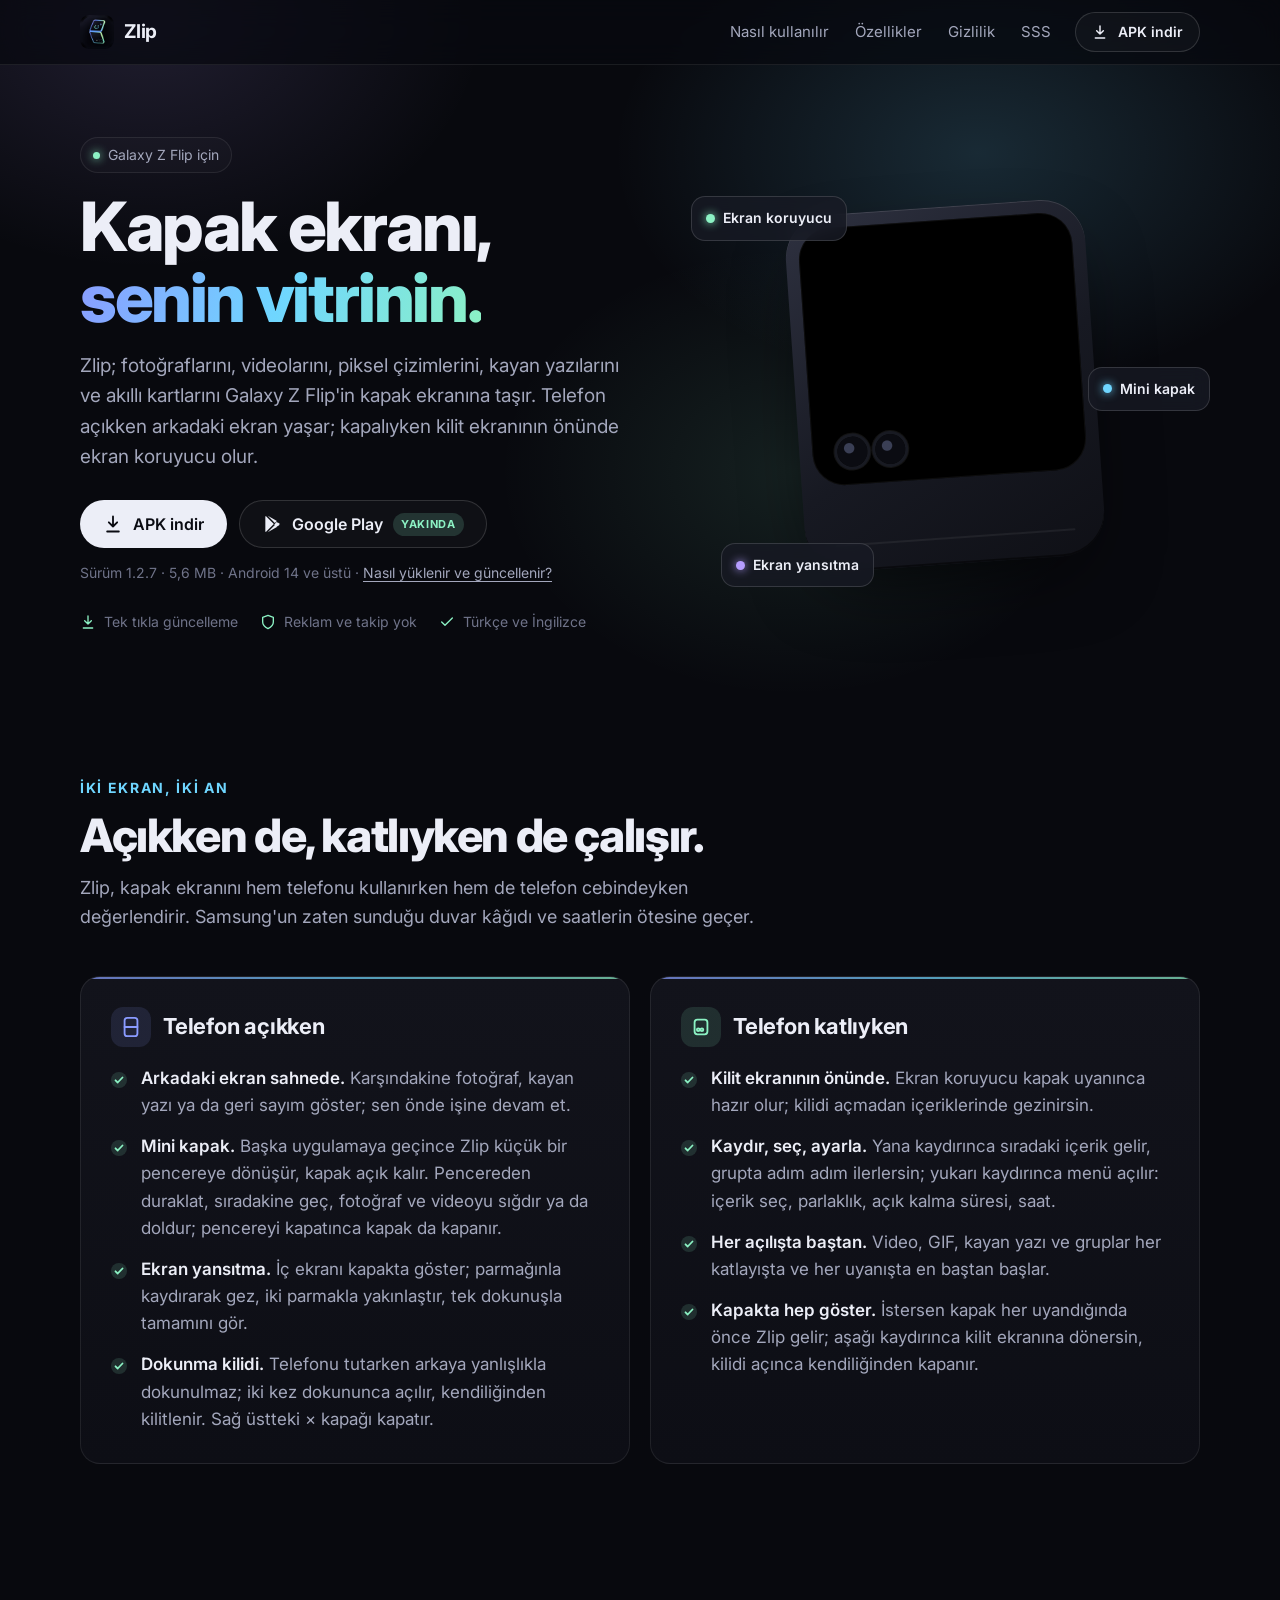
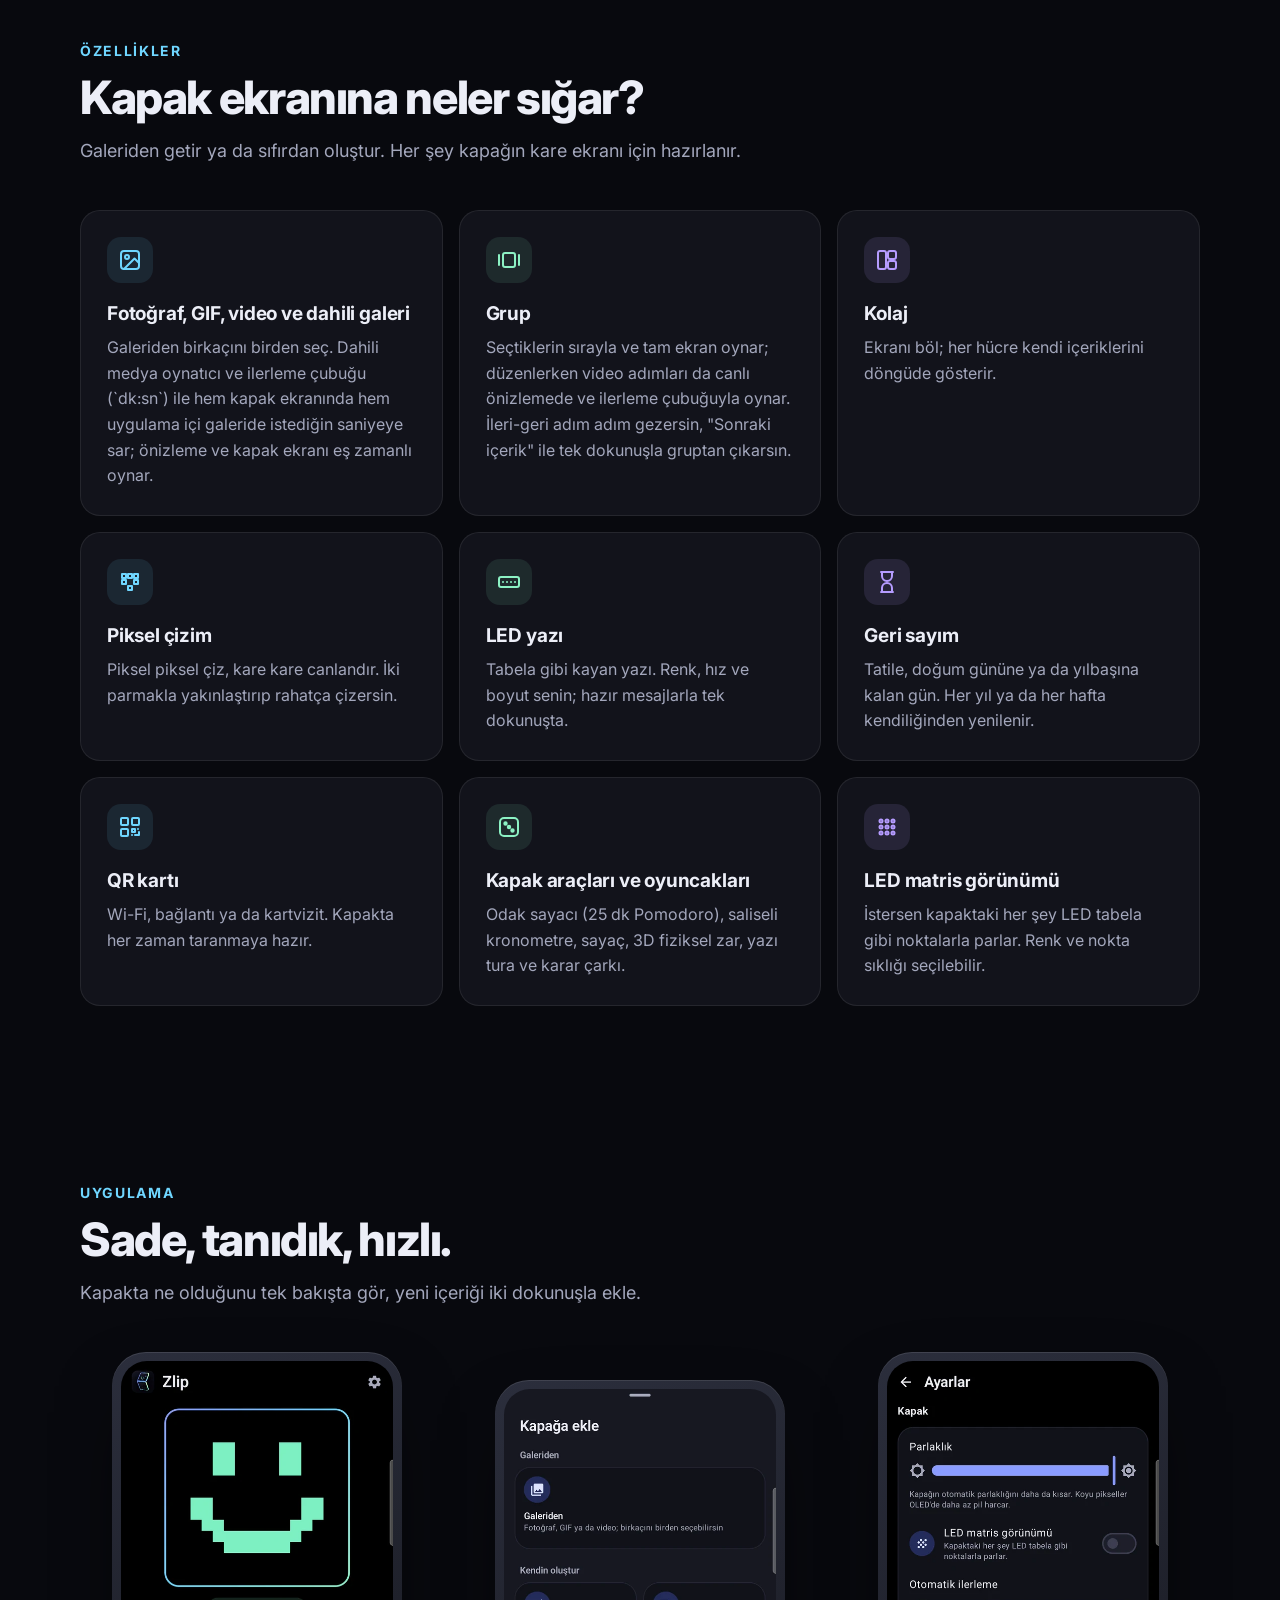
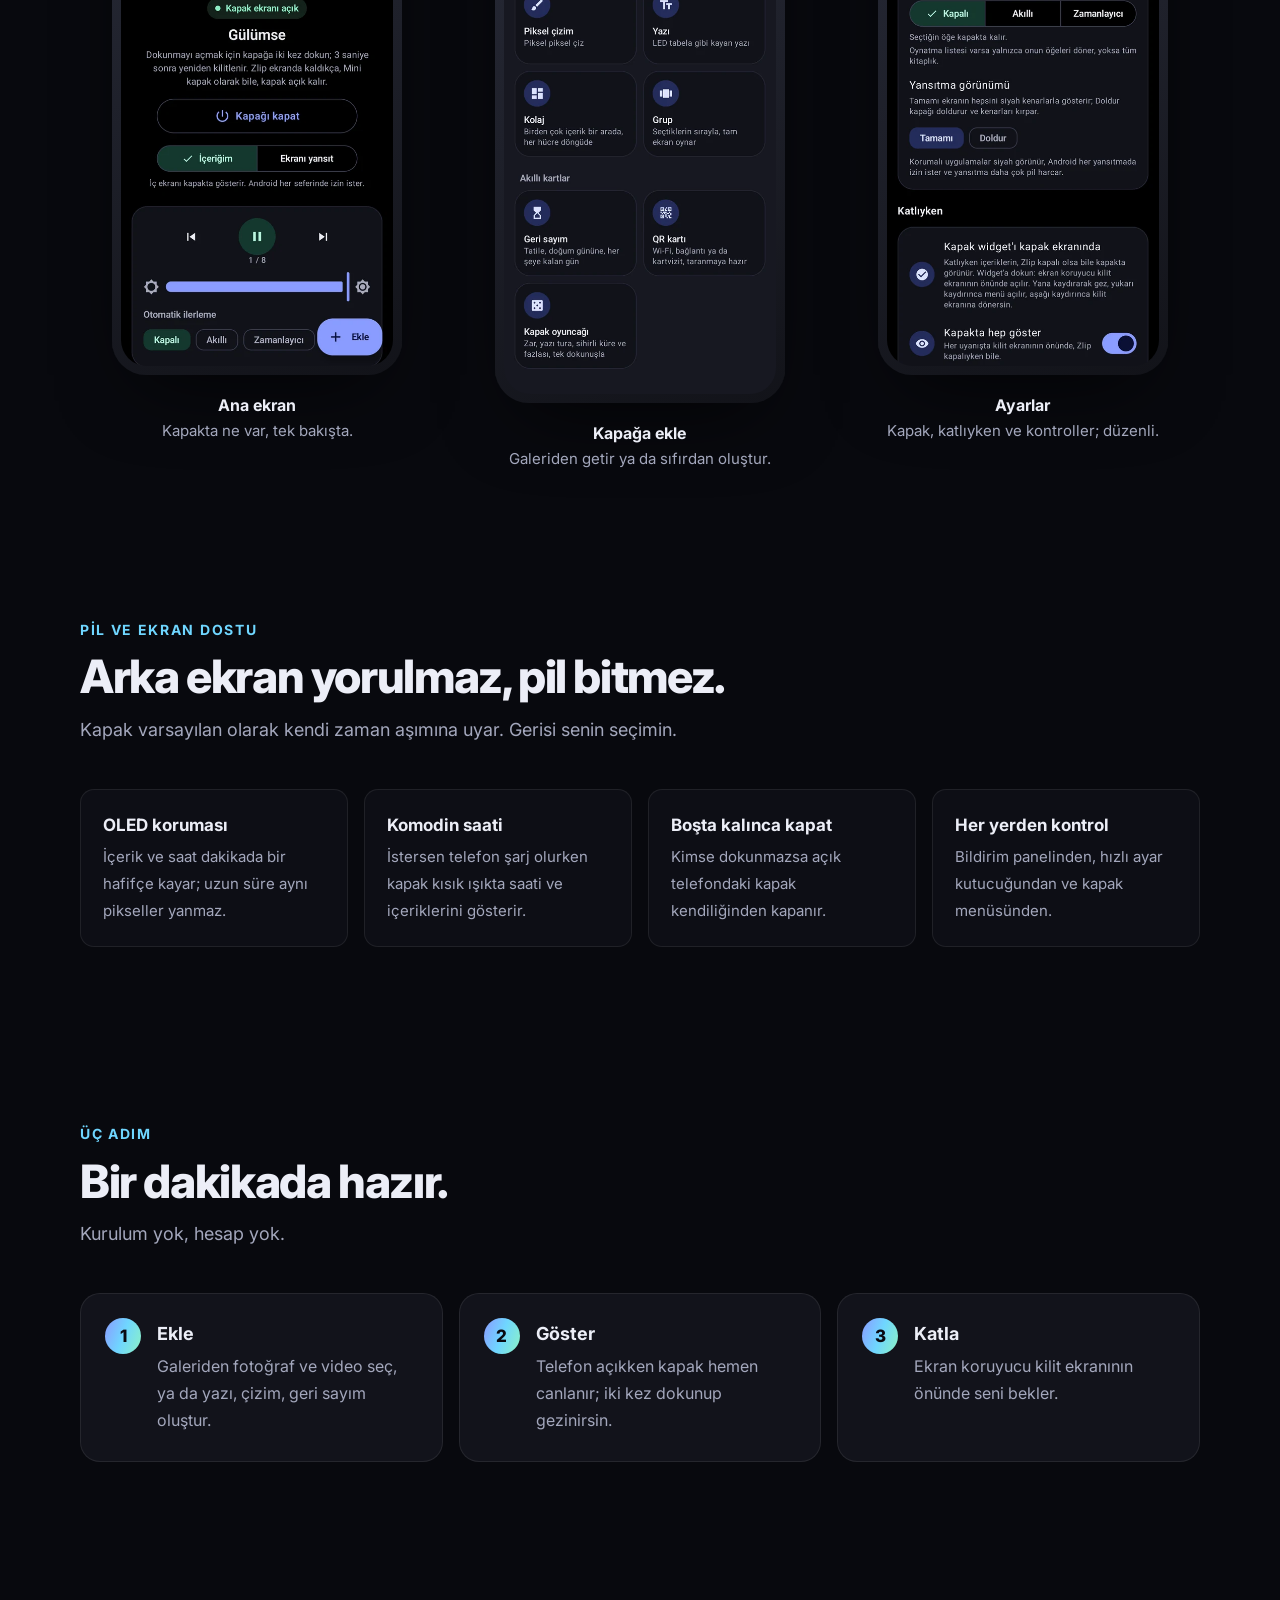
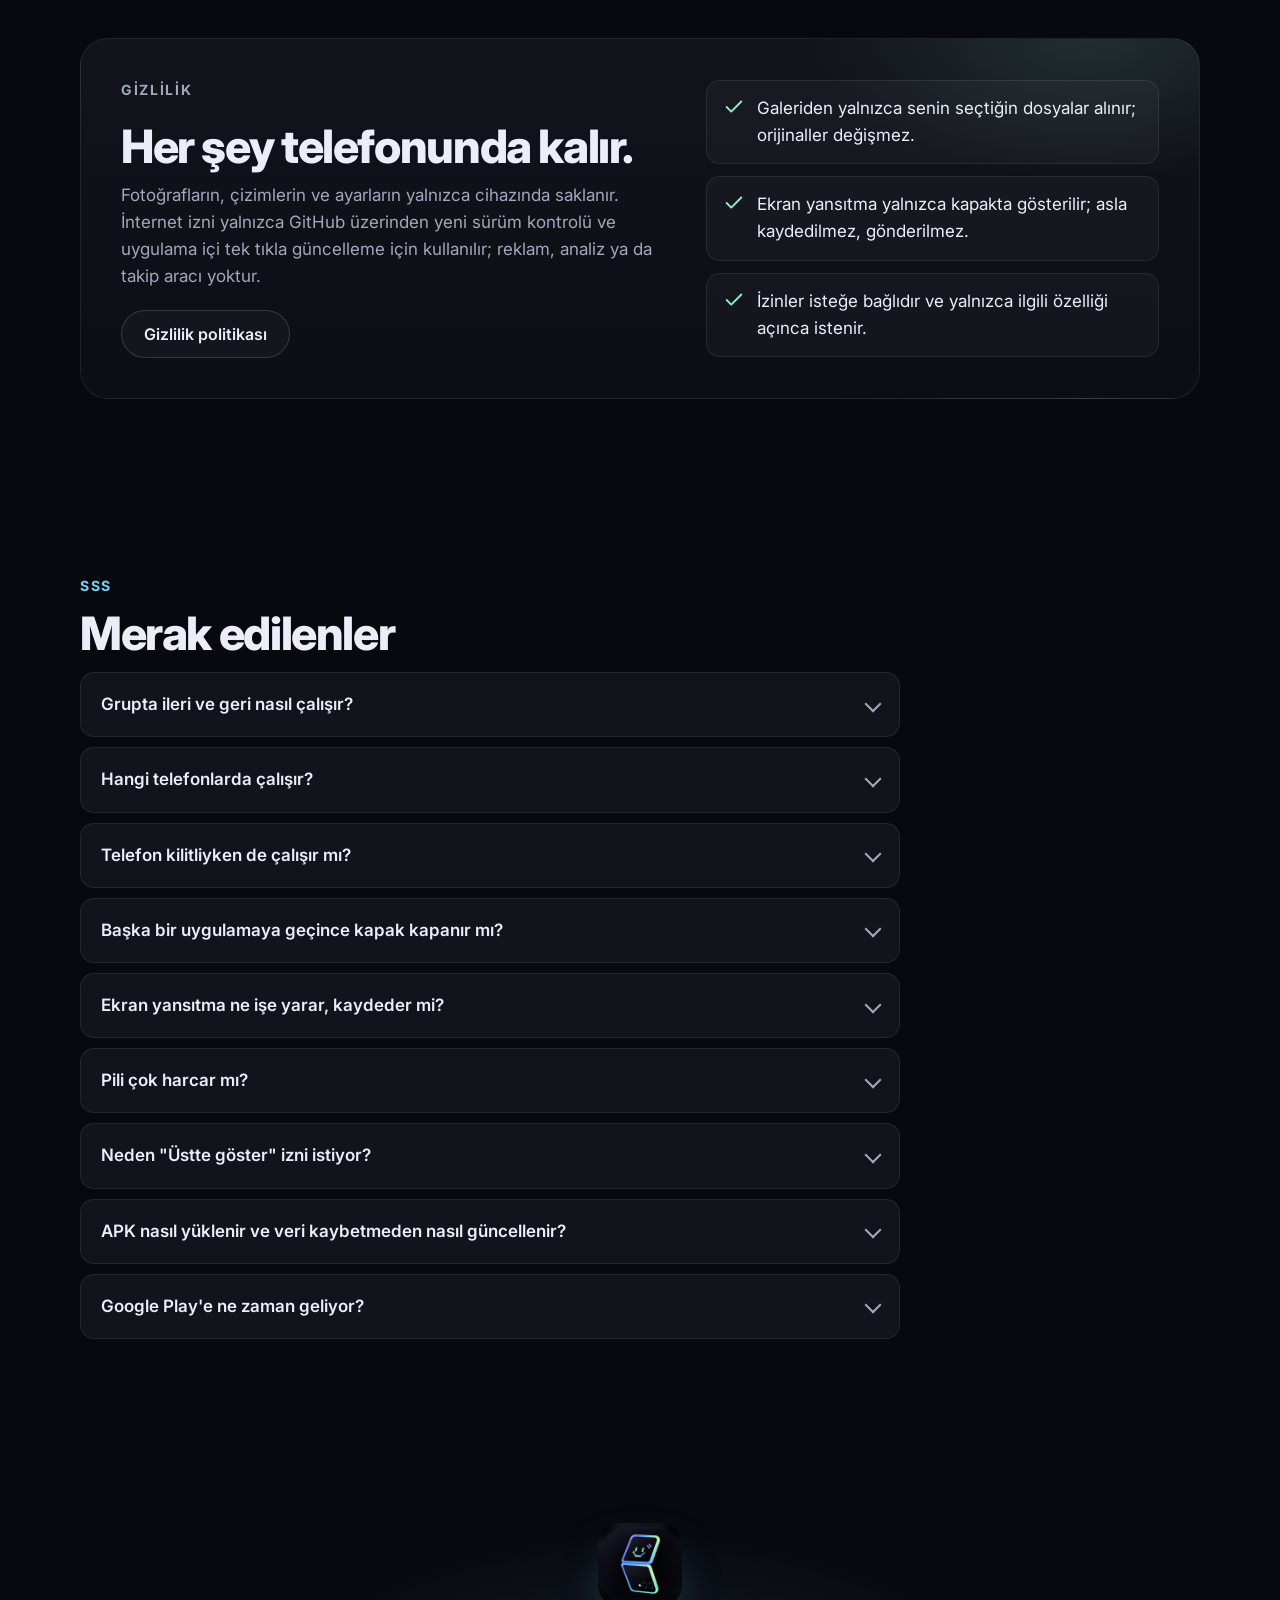
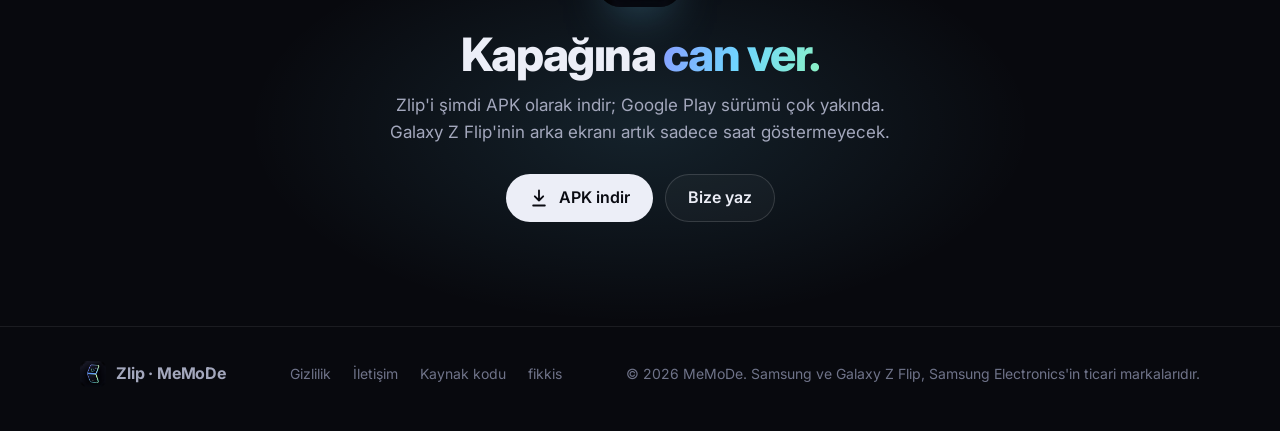
<file: index.html>
<!doctype html>
<html lang="tr">
<head>
  <meta charset="utf-8">
  <meta name="viewport" content="width=device-width, initial-scale=1, viewport-fit=cover">
  <title>Zlip — Galaxy Z Flip kapak ekranı için</title>
  <meta name="description" content="Zlip; fotoğraf, video, piksel çizim, kayan yazı, geri sayım ve QR kartlarını Galaxy Z Flip'in kapak ekranına taşır. Telefon açıkken de, kapalıyken de.">
  <meta name="theme-color" content="#08090e">
  <link rel="canonical" href="https://zlip-web.vercel.app/">
  <meta property="og:type" content="website">
  <meta property="og:site_name" content="Zlip">
  <meta property="og:title" content="Zlip — Kapak ekranı, senin vitrinin">
  <meta property="og:description" content="Galaxy Z Flip'in kapak ekranını fotoğraf, video, piksel çizim, kayan yazı ve akıllı kartlarla canlandır.">
  <meta property="og:url" content="https://zlip-web.vercel.app/">
  <meta property="og:image" content="https://zlip-web.vercel.app/assets/og.png">
  <meta property="og:locale" content="tr_TR">
  <meta name="twitter:card" content="summary_large_image">
  <link rel="icon" href="assets/favicon.ico" sizes="any">
  <link rel="icon" type="image/png" href="assets/favicon-64.png">
  <link rel="apple-touch-icon" href="assets/apple-touch-icon.png">
  <link rel="preconnect" href="https://fonts.googleapis.com">
  <link rel="preconnect" href="https://fonts.gstatic.com" crossorigin>
  <link href="https://fonts.googleapis.com/css2?family=Inter:wght@400;500;600;700;800&family=JetBrains+Mono:wght@800&display=swap" rel="stylesheet">
  <link rel="stylesheet" href="styles.css">
  <script type="application/ld+json">
  {
    "@context": "https://schema.org",
    "@type": "SoftwareApplication",
    "name": "Zlip",
    "operatingSystem": "Android 14+",
    "applicationCategory": "LifestyleApplication",
    "description": "Galaxy Z Flip kapak ekranı için fotoğraf, video, piksel çizim, kayan yazı, geri sayım ve QR kartları.",
    "softwareVersion": "1.2.7",
    "downloadUrl": "https://github.com/cayankuzu/Zlip/releases/latest/download/Zlip.apk",
    "offers": { "@type": "Offer", "price": "0", "priceCurrency": "TRY" },
    "author": { "@type": "Organization", "name": "MeMoDe" }
  }
  </script>
</head>
<body>
  <a class="skip" href="#ana">İçeriğe geç</a>

  <header class="top">
    <div class="wrap">
      <a class="brand" href="#" aria-label="Zlip ana sayfa">
        <img src="assets/icon-192.png" alt="" width="34" height="34">
        Zlip
      </a>
      <nav class="nav" aria-label="Sayfa içi">
        <a href="#iki-an">Nasıl kullanılır</a>
        <a href="#ozellikler">Özellikler</a>
        <a href="#gizlilik">Gizlilik</a>
        <a href="#sss">SSS</a>
      </nav>
      <a class="btn btn-ghost btn-small" href="https://github.com/cayankuzu/Zlip/releases/latest/download/Zlip.apk">
        <svg width="16" height="16" viewBox="0 0 24 24" fill="none" stroke="currentColor" stroke-width="2.2" stroke-linecap="round" stroke-linejoin="round" aria-hidden="true"><path d="M12 3v12M7 10l5 5 5-5M5 21h14"/></svg>
        APK indir
      </a>
    </div>
  </header>

  <main id="ana">
    <section class="hero" aria-labelledby="baslik">
      <div class="wrap">
        <div>
          <span class="eyebrow"><span class="dot" aria-hidden="true"></span>Galaxy Z Flip için</span>
          <h1 id="baslik">Kapak ekranı,<br><span class="grad-text">senin vitrinin.</span></h1>
          <p class="lead">Zlip; fotoğraflarını, videolarını, piksel çizimlerini, kayan yazılarını ve akıllı kartlarını Galaxy Z Flip'in kapak ekranına taşır. Telefon açıkken arkadaki ekran yaşar; kapalıyken kilit ekranının önünde ekran koruyucu olur.</p>
          <div class="cta">
            <a class="btn btn-primary" href="https://github.com/cayankuzu/Zlip/releases/latest/download/Zlip.apk">
              <svg width="20" height="20" viewBox="0 0 24 24" fill="none" stroke="currentColor" stroke-width="2.2" stroke-linecap="round" stroke-linejoin="round" aria-hidden="true"><path d="M12 3v12M7 10l5 5 5-5M5 21h14"/></svg>
              APK indir
            </a>
            <span class="btn btn-ghost" role="note">
              <svg width="20" height="20" viewBox="0 0 24 24" aria-hidden="true"><path fill="currentColor" d="M4.6 2.3a1.2 1.2 0 0 0-.6 1.1v17.2c0 .5.2.9.6 1.1l9.6-9.7-9.6-9.7Zm10.8 10.9 2.5 2.5-11 6.3 8.5-8.8Zm4.7-3.1c.6.4.9 1 .9 1.9s-.3 1.5-.9 1.9l-2.6 1.5-2.8-2.8 2.8-2.9 2.6 1.4ZM6.9 2l11 6.3-2.5 2.5L6.9 2Z"/></svg>
              Google Play <span class="soon">Yakında</span>
            </span>
          </div>
          <p class="fine">Sürüm 1.2.7 · 5,6 MB · Android 14 ve üstü · <a href="#apk">Nasıl yüklenir ve güncellenir?</a></p>
          <ul class="trust">
            <li><svg viewBox="0 0 24 24" fill="none" stroke="currentColor" stroke-width="2" stroke-linecap="round" stroke-linejoin="round" aria-hidden="true"><path d="M12 3v12M7 10l5 5 5-5M5 21h14"/></svg>Tek tıkla güncelleme</li>
            <li><svg viewBox="0 0 24 24" fill="none" stroke="currentColor" stroke-width="2" stroke-linecap="round" stroke-linejoin="round" aria-hidden="true"><path d="M12 22s8-4 8-10V5l-8-3-8 3v7c0 6 8 10 8 10Z"/></svg>Reklam ve takip yok</li>
            <li><svg viewBox="0 0 24 24" fill="none" stroke="currentColor" stroke-width="2" stroke-linecap="round" stroke-linejoin="round" aria-hidden="true"><path d="M20 6 9 17l-5-5"/></svg>Türkçe ve İngilizce</li>
          </ul>
        </div>

        <div class="stage" aria-hidden="true">
          <div class="phone">
            <div class="cover">
              <div class="slide">
                <svg class="pixel" viewBox="0 0 16 14" shape-rendering="crispEdges">
                  <g fill="#8cf2c4">
                    <rect x="4" y="1" width="2" height="4"/><rect x="10" y="1" width="2" height="4"/>
                    <rect x="1" y="7" width="2" height="2"/><rect x="13" y="7" width="2" height="2"/>
                    <rect x="2" y="9" width="2" height="1"/><rect x="12" y="9" width="2" height="1"/>
                    <rect x="3" y="10" width="2" height="1"/><rect x="11" y="10" width="2" height="1"/>
                    <rect x="4" y="11" width="8" height="2"/>
                  </g>
                </svg>
              </div>
              <div class="slide led">
                <div class="marquee"><span>ZLIP · KAPAĞINA CAN VER · ZLIP</span></div>
              </div>
              <div class="slide led">
                <div class="count"><small>Yılbaşı</small><b>65</b><em>GÜN</em></div>
              </div>
              <div class="cams"><i></i><i></i></div>
            </div>
          </div>
          <span class="chip chip-a"><i></i>Ekran koruyucu</span>
          <span class="chip chip-b"><i></i>Mini kapak</span>
          <span class="chip chip-c"><i></i>Ekran yansıtma</span>
        </div>
      </div>
    </section>

    <section id="iki-an" aria-labelledby="iki-an-baslik">
      <div class="wrap">
        <p class="kicker">İki ekran, iki an</p>
        <h2 id="iki-an-baslik">Açıkken de, katlıyken de çalışır.</h2>
        <p class="sub">Zlip, kapak ekranını hem telefonu kullanırken hem de telefon cebindeyken değerlendirir. Samsung'un zaten sunduğu duvar kâğıdı ve saatlerin ötesine geçer.</p>
        <div class="duo">
          <article class="panel">
            <h3><span class="ic"><svg viewBox="0 0 24 24" fill="none" stroke="currentColor" stroke-width="2" stroke-linecap="round" stroke-linejoin="round" aria-hidden="true"><rect x="5" y="2" width="14" height="20" rx="3"/><path d="M5 12h14"/></svg></span>Telefon açıkken</h3>
            <ul class="ticks">
              <li><b>Arkadaki ekran sahnede.</b> Karşındakine fotoğraf, kayan yazı ya da geri sayım göster; sen önde işine devam et.</li>
              <li><b>Mini kapak.</b> Başka uygulamaya geçince Zlip küçük bir pencereye dönüşür, kapak açık kalır. Pencereden duraklat, sıradakine geç, fotoğraf ve videoyu sığdır ya da doldur; pencereyi kapatınca kapak da kapanır.</li>
              <li><b>Ekran yansıtma.</b> İç ekranı kapakta göster; parmağınla kaydırarak gez, iki parmakla yakınlaştır, tek dokunuşla tamamını gör.</li>
              <li><b>Dokunma kilidi.</b> Telefonu tutarken arkaya yanlışlıkla dokunulmaz; iki kez dokununca açılır, kendiliğinden kilitlenir. Sağ üstteki × kapağı kapatır.</li>
            </ul>
          </article>
          <article class="panel folded">
            <h3><span class="ic"><svg viewBox="0 0 24 24" fill="none" stroke="currentColor" stroke-width="2" stroke-linecap="round" stroke-linejoin="round" aria-hidden="true"><rect x="5" y="4" width="14" height="16" rx="3"/><circle cx="9" cy="15" r="1.5"/><circle cx="13" cy="15" r="1.5"/></svg></span>Telefon katlıyken</h3>
            <ul class="ticks">
              <li><b>Kilit ekranının önünde.</b> Ekran koruyucu kapak uyanınca hazır olur; kilidi açmadan içeriklerinde gezinirsin.</li>
              <li><b>Kaydır, seç, ayarla.</b> Yana kaydırınca sıradaki içerik gelir, grupta adım adım ilerlersin; yukarı kaydırınca menü açılır: içerik seç, parlaklık, açık kalma süresi, saat.</li>
              <li><b>Her açılışta baştan.</b> Video, GIF, kayan yazı ve gruplar her katlayışta ve her uyanışta en baştan başlar.</li>
              <li><b>Kapakta hep göster.</b> İstersen kapak her uyandığında önce Zlip gelir; aşağı kaydırınca kilit ekranına dönersin, kilidi açınca kendiliğinden kapanır.</li>
            </ul>
          </article>
        </div>
      </div>
    </section>

    <section id="ozellikler" aria-labelledby="ozellikler-baslik">
      <div class="wrap">
        <p class="kicker">Özellikler</p>
        <h2 id="ozellikler-baslik">Kapak ekranına neler sığar?</h2>
        <p class="sub">Galeriden getir ya da sıfırdan oluştur. Her şey kapağın kare ekranı için hazırlanır.</p>
        <div class="grid">
          <article class="card">
            <div class="ic"><svg viewBox="0 0 24 24" fill="none" stroke="currentColor" stroke-width="2" stroke-linecap="round" stroke-linejoin="round" aria-hidden="true"><rect x="3" y="3" width="18" height="18" rx="3"/><circle cx="9" cy="9" r="2"/><path d="m21 15-4.5-4.5L6 21"/></svg></div>
            <h3>Fotoğraf, GIF, video ve dahili galeri</h3>
            <p>Galeriden birkaçını birden seç. Dahili medya oynatıcı ve ilerleme çubuğu (`dk:sn`) ile hem kapak ekranında hem uygulama içi galeride istediğin saniyeye sar; önizleme ve kapak ekranı eş zamanlı oynar.</p>
          </article>
          <article class="card">
            <div class="ic"><svg viewBox="0 0 24 24" fill="none" stroke="currentColor" stroke-width="2" stroke-linecap="round" stroke-linejoin="round" aria-hidden="true"><rect x="6" y="5" width="12" height="14" rx="2"/><path d="M2 7v10M22 7v10"/></svg></div>
            <h3>Grup</h3>
            <p>Seçtiklerin sırayla ve tam ekran oynar; düzenlerken video adımları da canlı önizlemede ve ilerleme çubuğuyla oynar. İleri-geri adım adım gezersin, "Sonraki içerik" ile tek dokunuşla gruptan çıkarsın.</p>
          </article>
          <article class="card">
            <div class="ic"><svg viewBox="0 0 24 24" fill="none" stroke="currentColor" stroke-width="2" stroke-linecap="round" stroke-linejoin="round" aria-hidden="true"><rect x="3" y="3" width="8" height="18" rx="2"/><rect x="13" y="3" width="8" height="8" rx="2"/><rect x="13" y="13" width="8" height="8" rx="2"/></svg></div>
            <h3>Kolaj</h3>
            <p>Ekranı böl; her hücre kendi içeriklerini döngüde gösterir.</p>
          </article>
          <article class="card">
            <div class="ic"><svg viewBox="0 0 24 24" fill="none" stroke="currentColor" stroke-width="2" stroke-linecap="round" stroke-linejoin="round" aria-hidden="true"><path d="M4 4h4v4H4zM10 4h4v4h-4zM16 4h4v4h-4zM4 10h4v4H4zM16 10h4v4h-4zM10 16h4v4h-4z"/></svg></div>
            <h3>Piksel çizim</h3>
            <p>Piksel piksel çiz, kare kare canlandır. İki parmakla yakınlaştırıp rahatça çizersin.</p>
          </article>
          <article class="card">
            <div class="ic"><svg viewBox="0 0 24 24" fill="none" stroke="currentColor" stroke-width="2" stroke-linecap="round" stroke-linejoin="round" aria-hidden="true"><rect x="2" y="7" width="20" height="10" rx="2"/><path d="M6 12h.01M10 12h.01M14 12h.01M18 12h.01"/></svg></div>
            <h3>LED yazı</h3>
            <p>Tabela gibi kayan yazı. Renk, hız ve boyut senin; hazır mesajlarla tek dokunuşta.</p>
          </article>
          <article class="card">
            <div class="ic"><svg viewBox="0 0 24 24" fill="none" stroke="currentColor" stroke-width="2" stroke-linecap="round" stroke-linejoin="round" aria-hidden="true"><path d="M6 2h12M6 22h12M7 2v4a5 5 0 0 0 10 0V2M7 22v-4a5 5 0 0 1 10 0v4"/></svg></div>
            <h3>Geri sayım</h3>
            <p>Tatile, doğum gününe ya da yılbaşına kalan gün. Her yıl ya da her hafta kendiliğinden yenilenir.</p>
          </article>
          <article class="card">
            <div class="ic"><svg viewBox="0 0 24 24" fill="none" stroke="currentColor" stroke-width="2" stroke-linecap="round" stroke-linejoin="round" aria-hidden="true"><rect x="3" y="3" width="7" height="7" rx="1"/><rect x="14" y="3" width="7" height="7" rx="1"/><rect x="3" y="14" width="7" height="7" rx="1"/><path d="M14 14h3v3h-3zM20 14v.01M14 20h.01M17 20h4v-3"/></svg></div>
            <h3>QR kartı</h3>
            <p>Wi-Fi, bağlantı ya da kartvizit. Kapakta her zaman taranmaya hazır.</p>
          </article>
          <article class="card">
            <div class="ic"><svg viewBox="0 0 24 24" fill="none" stroke="currentColor" stroke-width="2" stroke-linecap="round" stroke-linejoin="round" aria-hidden="true"><rect x="3" y="3" width="18" height="18" rx="4"/><circle cx="8.5" cy="8.5" r="1.2" fill="currentColor"/><circle cx="15.5" cy="15.5" r="1.2" fill="currentColor"/><circle cx="12" cy="12" r="1.2" fill="currentColor"/></svg></div>
            <h3>Kapak araçları ve oyuncakları</h3>
            <p>Odak sayacı (25 dk Pomodoro), saliseli kronometre, sayaç, 3D fiziksel zar, yazı tura ve karar çarkı.</p>
          </article>
          <article class="card">
            <div class="ic"><svg viewBox="0 0 24 24" fill="none" stroke="currentColor" stroke-width="2" stroke-linecap="round" stroke-linejoin="round" aria-hidden="true"><circle cx="6" cy="6" r="1.5"/><circle cx="12" cy="6" r="1.5"/><circle cx="18" cy="6" r="1.5"/><circle cx="6" cy="12" r="1.5"/><circle cx="12" cy="12" r="1.5"/><circle cx="18" cy="12" r="1.5"/><circle cx="6" cy="18" r="1.5"/><circle cx="12" cy="18" r="1.5"/><circle cx="18" cy="18" r="1.5"/></svg></div>
            <h3>LED matris görünümü</h3>
            <p>İstersen kapaktaki her şey LED tabela gibi noktalarla parlar. Renk ve nokta sıklığı seçilebilir.</p>
          </article>
        </div>
      </div>
    </section>

    <section aria-labelledby="ekranlar-baslik">
      <div class="wrap">
        <p class="kicker">Uygulama</p>
        <h2 id="ekranlar-baslik">Sade, tanıdık, hızlı.</h2>
        <p class="sub">Kapakta ne olduğunu tek bakışta gör, yeni içeriği iki dokunuşla ekle.</p>
        <div class="shots">
          <figure class="shot">
            <div class="frame"><img src="assets/screens/home.webp" alt="Zlip ana ekranı: kapakta gösterilen piksel gülen yüz ve kapak kontrolleri" width="540" height="1202" loading="lazy"></div>
            <figcaption><b>Ana ekran</b>Kapakta ne var, tek bakışta.</figcaption>
          </figure>
          <figure class="shot">
            <div class="frame"><img src="assets/screens/add.webp" alt="Kapağa ekle sayfası: galeriden, piksel çizim, yazı, kolaj, grup, geri sayım, QR kartı ve kapak oyuncağı" width="540" height="1202" loading="lazy"></div>
            <figcaption><b>Kapağa ekle</b>Galeriden getir ya da sıfırdan oluştur.</figcaption>
          </figure>
          <figure class="shot">
            <div class="frame"><img src="assets/screens/settings.webp" alt="Ayarlar ekranı: parlaklık, LED matris görünümü, otomatik ilerleme ve yansıtma görünümü" width="540" height="1202" loading="lazy"></div>
            <figcaption><b>Ayarlar</b>Kapak, katlıyken ve kontroller; düzenli.</figcaption>
          </figure>
        </div>
      </div>
    </section>

    <section aria-labelledby="ozen-baslik">
      <div class="wrap">
        <p class="kicker">Pil ve ekran dostu</p>
        <h2 id="ozen-baslik">Arka ekran yorulmaz, pil bitmez.</h2>
        <p class="sub">Kapak varsayılan olarak kendi zaman aşımına uyar. Gerisi senin seçimin.</p>
        <div class="care">
          <div><b>OLED koruması</b><span>İçerik ve saat dakikada bir hafifçe kayar; uzun süre aynı pikseller yanmaz.</span></div>
          <div><b>Komodin saati</b><span>İstersen telefon şarj olurken kapak kısık ışıkta saati ve içeriklerini gösterir.</span></div>
          <div><b>Boşta kalınca kapat</b><span>Kimse dokunmazsa açık telefondaki kapak kendiliğinden kapanır.</span></div>
          <div><b>Her yerden kontrol</b><span>Bildirim panelinden, hızlı ayar kutucuğundan ve kapak menüsünden.</span></div>
        </div>
      </div>
    </section>

    <section aria-labelledby="adimlar-baslik">
      <div class="wrap">
        <p class="kicker">Üç adım</p>
        <h2 id="adimlar-baslik">Bir dakikada hazır.</h2>
        <p class="sub">Kurulum yok, hesap yok.</p>
        <ol class="steps">
          <li><b>Ekle</b><span>Galeriden fotoğraf ve video seç, ya da yazı, çizim, geri sayım oluştur.</span></li>
          <li><b>Göster</b><span>Telefon açıkken kapak hemen canlanır; iki kez dokunup gezinirsin.</span></li>
          <li><b>Katla</b><span>Ekran koruyucu kilit ekranının önünde seni bekler.</span></li>
        </ol>
      </div>
    </section>

    <section id="gizlilik" aria-labelledby="gizlilik-baslik">
      <div class="wrap">
        <div class="privacy">
          <div>
            <p class="kicker">Gizlilik</p>
            <h2 id="gizlilik-baslik">Her şey telefonunda kalır.</h2>
            <p>Fotoğrafların, çizimlerin ve ayarların yalnızca cihazında saklanır. İnternet izni yalnızca GitHub üzerinden yeni sürüm kontrolü ve uygulama içi tek tıkla güncelleme için kullanılır; reklam, analiz ya da takip aracı yoktur.</p>
            <a class="btn btn-ghost" href="gizlilik">Gizlilik politikası</a>
          </div>
          <ul>
            <li><svg viewBox="0 0 24 24" fill="none" stroke="currentColor" stroke-width="2" stroke-linecap="round" stroke-linejoin="round" aria-hidden="true"><path d="M20 6 9 17l-5-5"/></svg>Galeriden yalnızca senin seçtiğin dosyalar alınır; orijinaller değişmez.</li>
            <li><svg viewBox="0 0 24 24" fill="none" stroke="currentColor" stroke-width="2" stroke-linecap="round" stroke-linejoin="round" aria-hidden="true"><path d="M20 6 9 17l-5-5"/></svg>Ekran yansıtma yalnızca kapakta gösterilir; asla kaydedilmez, gönderilmez.</li>
            <li><svg viewBox="0 0 24 24" fill="none" stroke="currentColor" stroke-width="2" stroke-linecap="round" stroke-linejoin="round" aria-hidden="true"><path d="M20 6 9 17l-5-5"/></svg>İzinler isteğe bağlıdır ve yalnızca ilgili özelliği açınca istenir.</li>
          </ul>
        </div>
      </div>
    </section>

    <section id="sss" aria-labelledby="sss-baslik">
      <div class="wrap">
        <p class="kicker">SSS</p>
        <h2 id="sss-baslik">Merak edilenler</h2>
        <div class="faq">
          <details>
            <summary>Grupta ileri ve geri nasıl çalışır?</summary>
            <p>Grup açıkken ileri ve geri tuşları ya da sağa-sola kaydırma, grubun adımları arasında gezer; kapakta "Adım 2/5" gibi nerede olduğun yazar ve üstte hikâye çubuğu gösterilir. Son adımdan sonra sıradaki içerik gelir. Grup değilse doğrudan içerikler arasında geçer.</p>
          </details>
          <details>
            <summary>Hangi telefonlarda çalışır?</summary>
            <p>Kapak ekranı sunumunu destekleyen Samsung Galaxy Z Flip (One UI 6+), Xiaomi Mix Flip ve Motorola Razr gibi katlanabilir telefonlarda, Android 14 ve üstünde. Mini kapak ve ekran yansıtma Android 15 ve üstünü gerektirir.</p>
          </details>
          <details>
            <summary>Telefon kilitliyken de çalışır mı?</summary>
            <p>Evet. Telefon katlıyken ekran koruyucu kilit ekranının önünde açılır ve içeriklerin arasında kilidi açmadan gezinirsin. Telefonun kendisine erişmek için yine kilidini açman gerekir.</p>
          </details>
          <details>
            <summary>Başka bir uygulamaya geçince kapak kapanır mı?</summary>
            <p>Mini kapak açıksa hayır: Zlip küçük bir pencereye dönüşür ve kapak açık kalır. Pencereyi kapatınca kapak da kapanır. Telefon kilitlenince ya da katlanınca Android kapak oturumunu bitirir; katlayınca ekran koruyucu devralır.</p>
          </details>
          <details>
            <summary>Ekran yansıtma ne işe yarar, kaydeder mi?</summary>
            <p>Karşındakine o an baktığın şeyi göstermek içindir: bir harita, bir bilet, bir fotoğraf. Görüntü yalnızca kapak ekranında gösterilir; hiçbir zaman kaydedilmez ya da gönderilmez. Android her başlatmada izin ister; bankacılık gibi korumalı uygulamalar siyah görünür.</p>
          </details>
          <details>
            <summary>Pili çok harcar mı?</summary>
            <p>Hayır. Kapak varsayılan olarak kendi zaman aşımına uyar ve arka planda bir şey dönmez. İsteğe bağlı "Kapakta hep göster" açıksa yalnızca ekranların açılıp kapandığını dinleyen küçük bir hizmet çalışır.</p>
          </details>
          <details>
            <summary>Neden "Üstte göster" izni istiyor?</summary>
            <p>Yalnızca "Kapakta hep göster" özelliğini açarsan, ekran koruyucuyu kapakta kilit ekranının önünde açabilmek için istenir. Bu izinle hiçbir veri okunmaz.</p>
          </details>
          <details id="apk">
            <summary>APK nasıl yüklenir ve veri kaybetmeden nasıl güncellenir?</summary>
            <p>İlk kurulumda "APK indir" düğmesiyle dosyayı indirip dokun ve Yükle'yi seç. Sonraki sürümlerde uygulamayı silmene gerek yok: yeni sürüm çıktığında Zlip'in ana ekranında (ve Ayarlar &gt; Uygulama Güncellemesi bölümünde) beliren <b>Güncelle</b> düğmesine dokunman yeterli. Yeni APK uygulama içinden indirilir ve mevcut kurulumun üzerine kurulur; fotoğraf, video, grup ve ayarların hiçbiri silinmez.</p>
          </details>
          <details>
            <summary>Google Play'e ne zaman geliyor?</summary>
            <p>Google Play sürümü çok yakında. O zamana kadar Zlip'i bu sayfadan APK olarak indirip kurabilirsin.</p>
          </details>
        </div>
      </div>
    </section>

    <section class="final" aria-labelledby="son-baslik">
      <div class="wrap">
        <img src="assets/icon-192.png" alt="" width="84" height="84" loading="lazy">
        <h2 id="son-baslik">Kapağına <span class="grad-text">can ver.</span></h2>
        <p>Zlip'i şimdi APK olarak indir; Google Play sürümü çok yakında. Galaxy Z Flip'inin arka ekranı artık sadece saat göstermeyecek.</p>
        <div class="cta">
          <a class="btn btn-primary" href="https://github.com/cayankuzu/Zlip/releases/latest/download/Zlip.apk">
            <svg width="20" height="20" viewBox="0 0 24 24" fill="none" stroke="currentColor" stroke-width="2.2" stroke-linecap="round" stroke-linejoin="round" aria-hidden="true"><path d="M12 3v12M7 10l5 5 5-5M5 21h14"/></svg>
            APK indir
          </a>
          <a class="btn btn-ghost" href="mailto:memodee333@gmail.com">Bize yaz</a>
        </div>
      </div>
    </section>
  </main>

  <footer>
    <div class="wrap">
      <span class="brand"><img src="assets/icon-192.png" alt="" width="26" height="26" loading="lazy">Zlip · MeMoDe</span>
      <nav aria-label="Alt bağlantılar">
        <a href="gizlilik">Gizlilik</a>
        <a href="mailto:memodee333@gmail.com">İletişim</a>
        <a href="https://github.com/cayankuzu/Zlip">Kaynak kodu</a>
        <a href="https://fikkis.vercel.app/">fikkis</a>
      </nav>
      <span>© 2026 MeMoDe. Samsung ve Galaxy Z Flip, Samsung Electronics'in ticari markalarıdır.</span>
    </div>
  </footer>
</body>
</html>
</file>
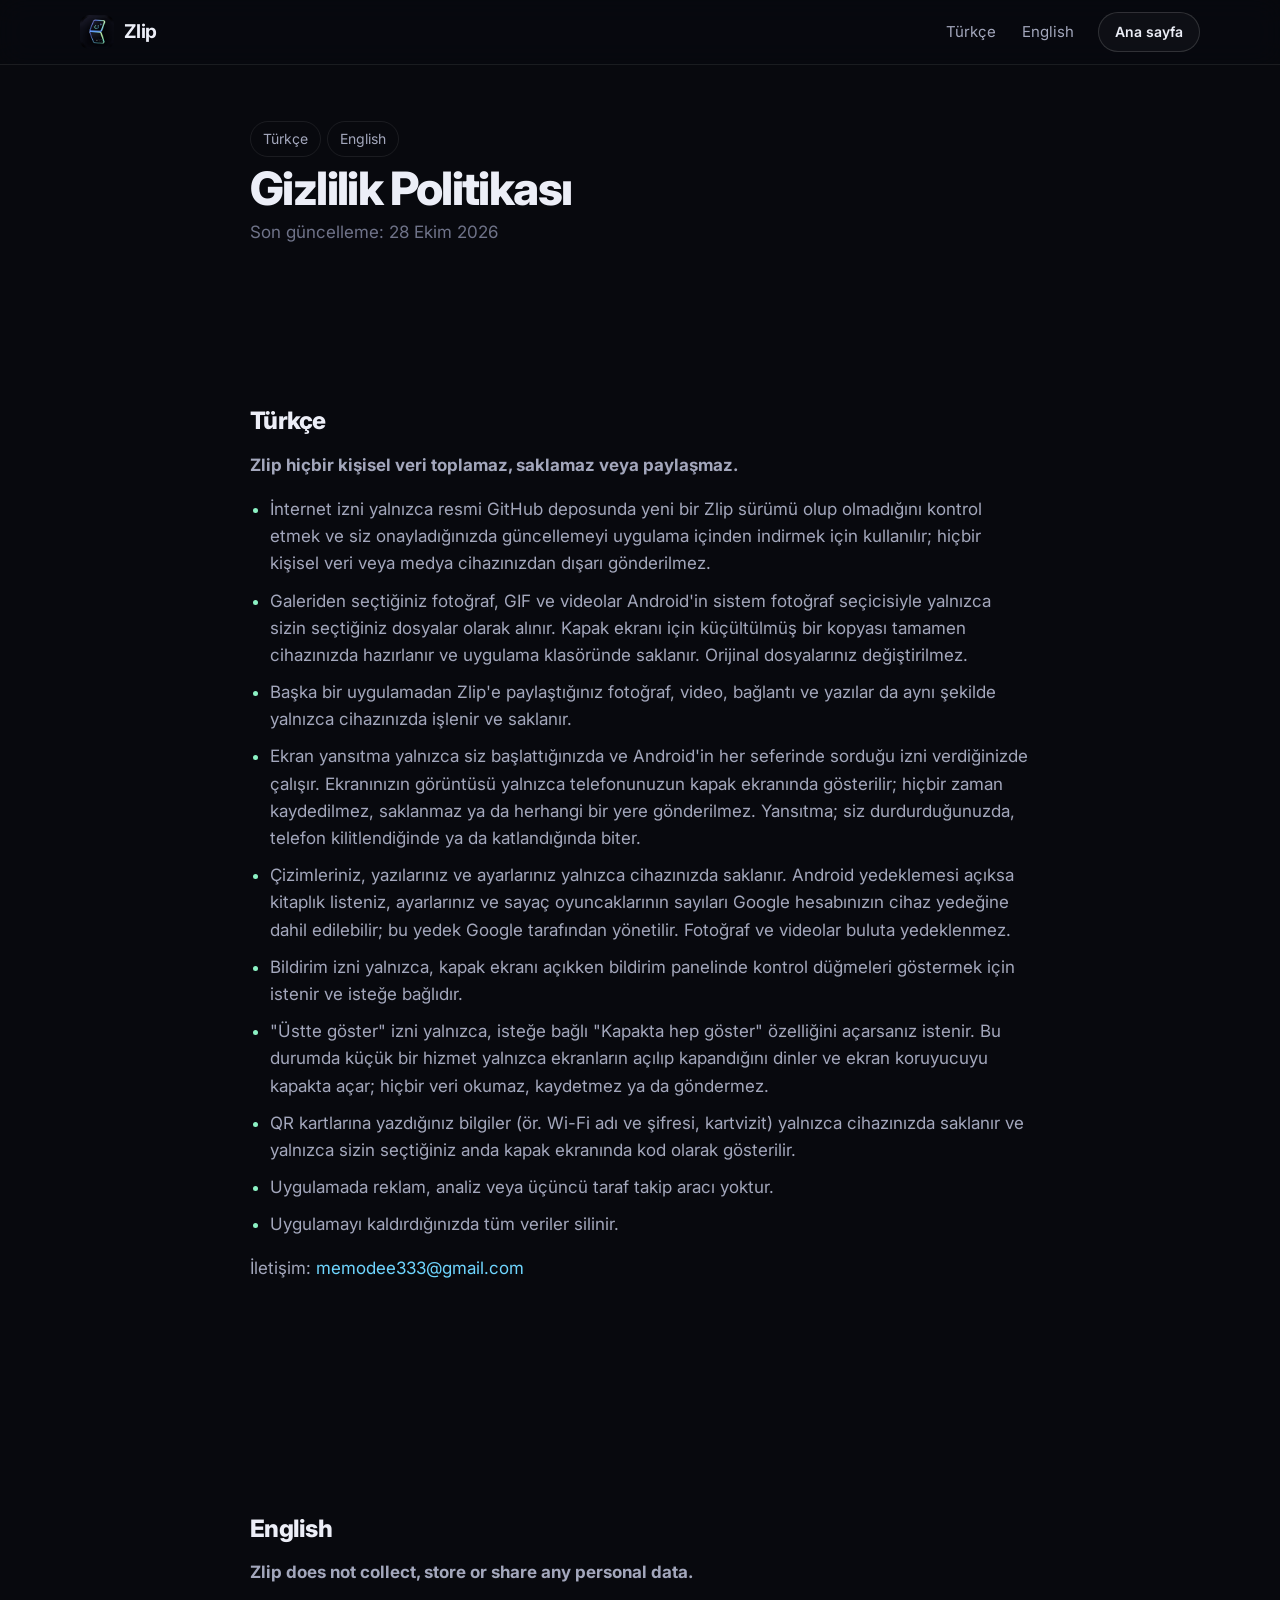
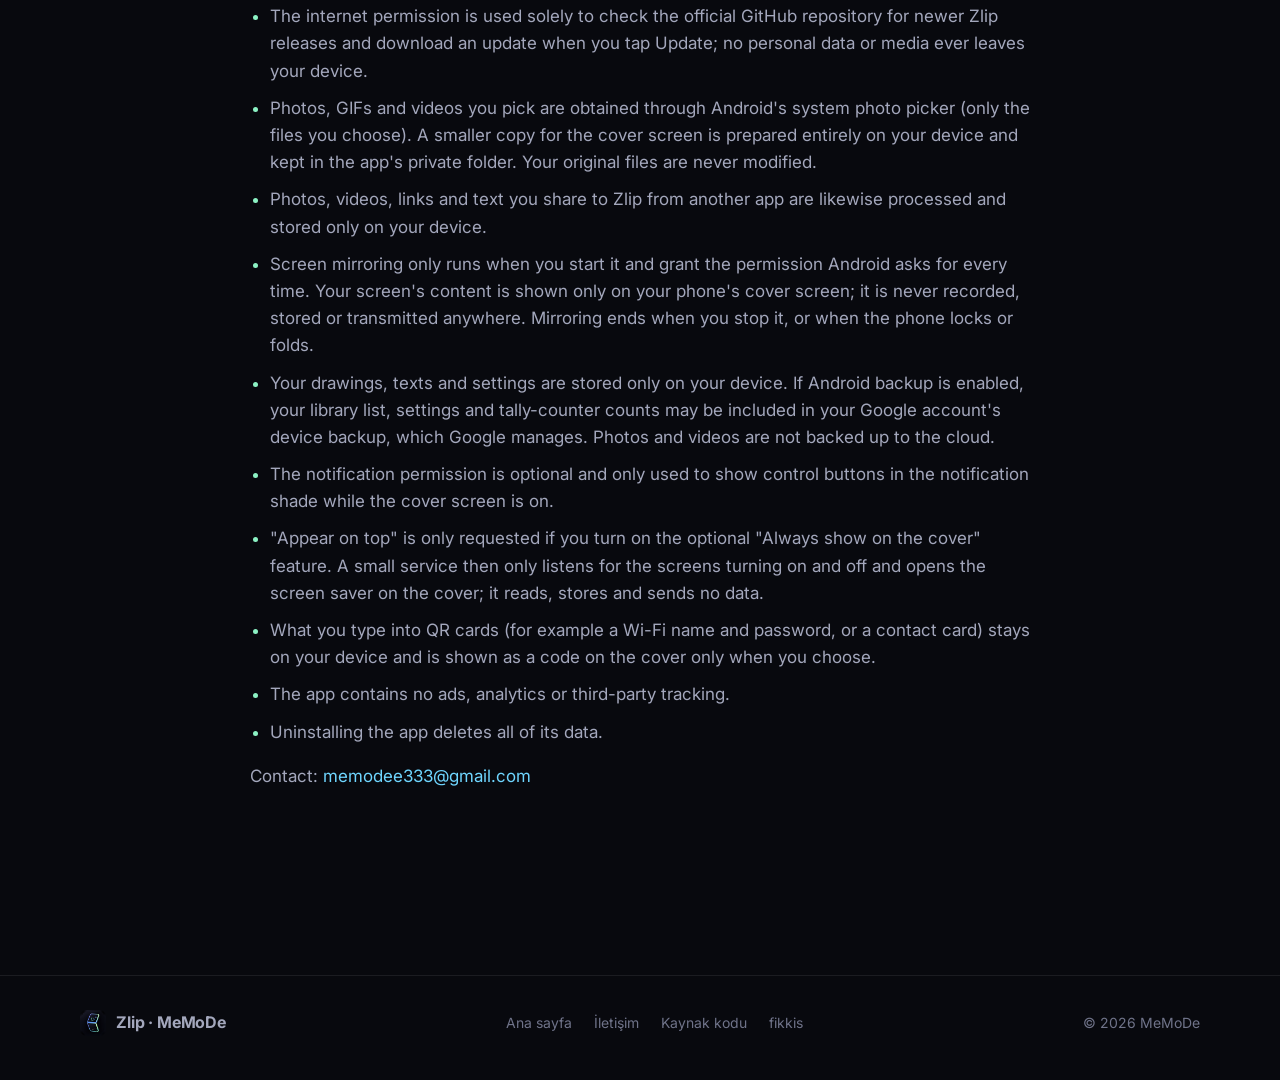
<file: gizlilik.html>
<!doctype html>
<html lang="tr">
<head>
  <meta charset="utf-8">
  <meta name="viewport" content="width=device-width, initial-scale=1, viewport-fit=cover">
  <title>Gizlilik Politikası — Zlip</title>
  <meta name="description" content="Zlip hiçbir kişisel veri toplamaz, saklamaz veya paylaşmaz. Zlip privacy policy.">
  <meta name="theme-color" content="#08090e">
  <link rel="canonical" href="https://zlip-web.vercel.app/gizlilik">
  <link rel="icon" href="assets/favicon.ico" sizes="any">
  <link rel="icon" type="image/png" href="assets/favicon-64.png">
  <link rel="apple-touch-icon" href="assets/apple-touch-icon.png">
  <link rel="preconnect" href="https://fonts.googleapis.com">
  <link rel="preconnect" href="https://fonts.gstatic.com" crossorigin>
  <link href="https://fonts.googleapis.com/css2?family=Inter:wght@400;500;600;700;800&display=swap" rel="stylesheet">
  <link rel="stylesheet" href="styles.css">
</head>
<body>
  <a class="skip" href="#ana">İçeriğe geç</a>
  <header class="top">
    <div class="wrap">
      <a class="brand" href="/" aria-label="Zlip ana sayfa">
        <img src="assets/icon-192.png" alt="" width="34" height="34">
        Zlip
      </a>
      <nav class="nav" aria-label="Sayfa içi">
        <a href="#tr">Türkçe</a>
        <a href="#en">English</a>
      </nav>
      <a class="btn btn-ghost btn-small" href="/">Ana sayfa</a>
    </div>
  </header>

  <main id="ana" class="legal">
    <div class="wrap">
      <div class="lang-switch" aria-label="Dil"><a href="#tr">Türkçe</a><a href="#en">English</a></div>
      <h1>Gizlilik Politikası</h1>
      <p class="date">Son güncelleme: 28 Ekim 2026</p>

      <section id="tr" aria-labelledby="tr-baslik">
        <h2 id="tr-baslik">Türkçe</h2>
        <p><strong>Zlip hiçbir kişisel veri toplamaz, saklamaz veya paylaşmaz.</strong></p>
        <ul>
          <li>İnternet izni yalnızca resmi GitHub deposunda yeni bir Zlip sürümü olup olmadığını kontrol etmek ve siz onayladığınızda güncellemeyi uygulama içinden indirmek için kullanılır; hiçbir kişisel veri veya medya cihazınızdan dışarı gönderilmez.</li>
          <li>Galeriden seçtiğiniz fotoğraf, GIF ve videolar Android'in sistem fotoğraf seçicisiyle yalnızca sizin seçtiğiniz dosyalar olarak alınır. Kapak ekranı için küçültülmüş bir kopyası tamamen cihazınızda hazırlanır ve uygulama klasöründe saklanır. Orijinal dosyalarınız değiştirilmez.</li>
          <li>Başka bir uygulamadan Zlip'e paylaştığınız fotoğraf, video, bağlantı ve yazılar da aynı şekilde yalnızca cihazınızda işlenir ve saklanır.</li>
          <li>Ekran yansıtma yalnızca siz başlattığınızda ve Android'in her seferinde sorduğu izni verdiğinizde çalışır. Ekranınızın görüntüsü yalnızca telefonunuzun kapak ekranında gösterilir; hiçbir zaman kaydedilmez, saklanmaz ya da herhangi bir yere gönderilmez. Yansıtma; siz durdurduğunuzda, telefon kilitlendiğinde ya da katlandığında biter.</li>
          <li>Çizimleriniz, yazılarınız ve ayarlarınız yalnızca cihazınızda saklanır. Android yedeklemesi açıksa kitaplık listeniz, ayarlarınız ve sayaç oyuncaklarının sayıları Google hesabınızın cihaz yedeğine dahil edilebilir; bu yedek Google tarafından yönetilir. Fotoğraf ve videolar buluta yedeklenmez.</li>
          <li>Bildirim izni yalnızca, kapak ekranı açıkken bildirim panelinde kontrol düğmeleri göstermek için istenir ve isteğe bağlıdır.</li>
          <li>"Üstte göster" izni yalnızca, isteğe bağlı "Kapakta hep göster" özelliğini açarsanız istenir. Bu durumda küçük bir hizmet yalnızca ekranların açılıp kapandığını dinler ve ekran koruyucuyu kapakta açar; hiçbir veri okumaz, kaydetmez ya da göndermez.</li>
          <li>QR kartlarına yazdığınız bilgiler (ör. Wi-Fi adı ve şifresi, kartvizit) yalnızca cihazınızda saklanır ve yalnızca sizin seçtiğiniz anda kapak ekranında kod olarak gösterilir.</li>
          <li>Uygulamada reklam, analiz veya üçüncü taraf takip aracı yoktur.</li>
          <li>Uygulamayı kaldırdığınızda tüm veriler silinir.</li>
        </ul>
        <p>İletişim: <a href="mailto:memodee333@gmail.com">memodee333@gmail.com</a></p>
      </section>

      <section id="en" lang="en" aria-labelledby="en-baslik">
        <h2 id="en-baslik">English</h2>
        <p><strong>Zlip does not collect, store or share any personal data.</strong></p>
        <ul>
          <li>The internet permission is used solely to check the official GitHub repository for newer Zlip releases and download an update when you tap Update; no personal data or media ever leaves your device.</li>
          <li>Photos, GIFs and videos you pick are obtained through Android's system photo picker (only the files you choose). A smaller copy for the cover screen is prepared entirely on your device and kept in the app's private folder. Your original files are never modified.</li>
          <li>Photos, videos, links and text you share to Zlip from another app are likewise processed and stored only on your device.</li>
          <li>Screen mirroring only runs when you start it and grant the permission Android asks for every time. Your screen's content is shown only on your phone's cover screen; it is never recorded, stored or transmitted anywhere. Mirroring ends when you stop it, or when the phone locks or folds.</li>
          <li>Your drawings, texts and settings are stored only on your device. If Android backup is enabled, your library list, settings and tally-counter counts may be included in your Google account's device backup, which Google manages. Photos and videos are not backed up to the cloud.</li>
          <li>The notification permission is optional and only used to show control buttons in the notification shade while the cover screen is on.</li>
          <li>"Appear on top" is only requested if you turn on the optional "Always show on the cover" feature. A small service then only listens for the screens turning on and off and opens the screen saver on the cover; it reads, stores and sends no data.</li>
          <li>What you type into QR cards (for example a Wi-Fi name and password, or a contact card) stays on your device and is shown as a code on the cover only when you choose.</li>
          <li>The app contains no ads, analytics or third-party tracking.</li>
          <li>Uninstalling the app deletes all of its data.</li>
        </ul>
        <p>Contact: <a href="mailto:memodee333@gmail.com">memodee333@gmail.com</a></p>
      </section>
    </div>
  </main>

  <footer>
    <div class="wrap">
      <span class="brand"><img src="assets/icon-192.png" alt="" width="26" height="26" loading="lazy">Zlip · MeMoDe</span>
      <nav aria-label="Alt bağlantılar">
        <a href="/">Ana sayfa</a>
        <a href="mailto:memodee333@gmail.com">İletişim</a>
        <a href="https://github.com/cayankuzu/Zlip">Kaynak kodu</a>
        <a href="https://fikkis.vercel.app/">fikkis</a>
      </nav>
      <span>© 2026 MeMoDe</span>
    </div>
  </footer>
</body>
</html>
</file>
<file: styles.css>
/* Zlip web — koyu, sade, uygulamanın renkleriyle. */
:root {
  --bg: #08090e;
  --bg-2: #0d0e15;
  --surface: #12131b;
  --surface-2: #181a24;
  --line: rgba(255, 255, 255, 0.08);
  --line-strong: rgba(255, 255, 255, 0.14);
  --text: #eceef7;
  --muted: #a3a7bc;
  --faint: #6f7389;
  --blue: #8a9bff;
  --cyan: #6fd6ff;
  --mint: #8cf2c4;
  --violet: #b59cff;
  --grad: linear-gradient(110deg, var(--blue) 0%, var(--cyan) 50%, var(--mint) 100%);
  --radius: 20px;
  --radius-sm: 14px;
  --shadow: 0 30px 80px -30px rgba(0, 0, 0, 0.8);
  --max: 1120px;
  color-scheme: dark;
}

* { box-sizing: border-box; }

html { scroll-behavior: smooth; -webkit-text-size-adjust: 100%; overflow-x: clip; }

body {
  margin: 0;
  background: var(--bg);
  color: var(--text);
  font-family: "Inter", system-ui, -apple-system, "Segoe UI", Roboto, sans-serif;
  font-size: 17px;
  line-height: 1.6;
  -webkit-font-smoothing: antialiased;
  overflow-x: hidden;
  overflow-x: clip;
}

img { max-width: 100%; display: block; }

a { color: inherit; text-decoration: none; }

:focus-visible { outline: 2px solid var(--cyan); outline-offset: 3px; border-radius: 8px; }

.wrap { width: min(var(--max), 100% - 32px); margin-inline: auto; }

.sr-only {
  position: absolute; width: 1px; height: 1px; padding: 0; margin: -1px;
  overflow: hidden; clip: rect(0, 0, 0, 0); white-space: nowrap; border: 0;
}

.skip {
  position: absolute; left: 16px; top: -60px; z-index: 100;
  background: var(--text); color: var(--bg); padding: 10px 16px; border-radius: 10px; font-weight: 600;
}
.skip:focus { top: 12px; }

.grad-text {
  background: var(--grad);
  -webkit-background-clip: text; background-clip: text; color: transparent;
}

/* ——— Header ——— */
.top {
  position: sticky; top: 0; z-index: 50;
  backdrop-filter: saturate(1.4) blur(14px);
  -webkit-backdrop-filter: saturate(1.4) blur(14px);
  background: rgba(8, 9, 14, 0.72);
  border-bottom: 1px solid var(--line);
}
.top .wrap { display: flex; align-items: center; gap: 24px; height: 64px; }
.brand { display: flex; align-items: center; gap: 10px; font-weight: 700; font-size: 19px; letter-spacing: -0.01em; }
.brand img { width: 34px; height: 34px; border-radius: 9px; }
.nav { display: flex; gap: 26px; margin-left: auto; font-size: 15px; color: var(--muted); }
.nav a:hover { color: var(--text); }

.btn {
  display: inline-flex; align-items: center; justify-content: center; gap: 10px;
  min-height: 48px; padding: 0 22px; border-radius: 999px;
  font-weight: 600; font-size: 16px; border: 1px solid transparent; cursor: pointer;
  transition: transform .2s ease, background .2s ease, border-color .2s ease;
}
.btn:hover { transform: translateY(-1px); }
.btn-primary { background: var(--text); color: #0a0b12; }
.btn-ghost { border-color: var(--line-strong); color: var(--text); background: rgba(255, 255, 255, 0.03); }
.btn-ghost:hover { border-color: rgba(255, 255, 255, 0.28); }
.btn-small { min-height: 40px; padding: 0 16px; font-size: 14px; }
.soon {
  font-size: 11px; font-weight: 700; letter-spacing: .06em; text-transform: uppercase;
  padding: 3px 8px; border-radius: 999px; background: rgba(140, 242, 196, 0.16); color: var(--mint);
}
.btn-primary .soon { background: #0a0b12; color: var(--mint); }

/* ——— Hero ——— */
.hero { position: relative; padding: 72px 0 56px; }
.hero::before {
  content: ""; position: absolute; inset: -20% -10% auto; height: 760px; z-index: -1; pointer-events: none;
  background:
    radial-gradient(520px 340px at 72% 28%, rgba(111, 214, 255, 0.16), transparent 70%),
    radial-gradient(480px 360px at 18% 10%, rgba(181, 156, 255, 0.14), transparent 70%),
    radial-gradient(420px 320px at 60% 70%, rgba(140, 242, 196, 0.10), transparent 70%);
}
.hero .wrap { display: grid; grid-template-columns: 1.05fr 0.95fr; gap: 48px; align-items: center; }
.eyebrow {
  display: inline-flex; align-items: center; gap: 8px; font-size: 14px; color: var(--muted);
  padding: 6px 12px; border: 1px solid var(--line); border-radius: 999px; background: rgba(255, 255, 255, 0.02);
}
.eyebrow .dot { width: 7px; height: 7px; border-radius: 50%; background: var(--mint); box-shadow: 0 0 10px var(--mint); }
h1 {
  margin: 18px 0 18px; font-size: clamp(40px, 6.2vw, 68px); line-height: 1.04; letter-spacing: -0.035em; font-weight: 800;
}
.lead { font-size: clamp(17px, 2vw, 19px); color: var(--muted); max-width: 33em; margin: 0 0 28px; }
.cta { display: flex; flex-wrap: wrap; gap: 12px; }
.fine { margin: 14px 0 0; font-size: 14px; color: var(--faint); }
.fine a, .faq details p a { color: var(--muted); text-decoration: underline; text-underline-offset: 3px; }
.fine a:hover, .faq details p a:hover { color: var(--text); }
.trust { display: flex; flex-wrap: wrap; gap: 8px 22px; margin: 26px 0 0; padding: 0; list-style: none; color: var(--faint); font-size: 14px; }
.trust li { display: inline-flex; align-items: center; gap: 8px; }
.trust svg { width: 16px; height: 16px; color: var(--mint); }

/* Folded phone with a living cover screen */
.stage { position: relative; display: grid; place-items: center; min-height: 460px; }
.phone {
  position: relative; width: min(300px, 74vw); aspect-ratio: 71.9 / 85.5;
  border-radius: 44px; padding: 13px;
  background: linear-gradient(150deg, #2e3140 0%, #171922 55%, #0f1016 100%);
  box-shadow: var(--shadow), inset 0 1px 0 rgba(255, 255, 255, 0.12), inset 0 -2px 0 rgba(0, 0, 0, 0.5);
  transform: rotate(-4deg);
}
.phone::after {
  /* the hinge seam below the cover */
  content: ""; position: absolute; left: 10%; right: 10%; bottom: 7%; height: 2px; border-radius: 2px;
  background: rgba(255, 255, 255, 0.06);
}
.cover {
  position: relative; height: 78%; border-radius: 32px; overflow: hidden; background: #000;
  box-shadow: inset 0 0 0 1px rgba(255, 255, 255, 0.05);
}
.cams { position: absolute; left: 9%; bottom: 7%; display: flex; gap: 8px; z-index: 3; }
.cams i {
  width: 30px; height: 30px; border-radius: 50%;
  background: radial-gradient(circle at 40% 38%, #3a3f55 0 18%, #0b0c12 22% 100%);
  box-shadow: 0 0 0 3px #181a22, 0 0 0 4px rgba(255, 255, 255, 0.07);
}
.slide { position: absolute; inset: 0; display: grid; place-items: center; opacity: 0; animation: cycle 15s infinite; }
.slide:nth-child(1) { animation-delay: 0s; }
.slide:nth-child(2) { animation-delay: 5s; }
.slide:nth-child(3) { animation-delay: 10s; }
@keyframes cycle {
  0% { opacity: 0; } 4% { opacity: 1; } 30% { opacity: 1; } 34% { opacity: 0; } 100% { opacity: 0; }
}
.pixel { width: 58%; image-rendering: pixelated; filter: drop-shadow(0 0 18px rgba(140, 242, 196, 0.45)); }
.marquee { width: 100%; overflow: hidden; }
.marquee span {
  display: inline-block; white-space: nowrap; padding-left: 100%;
  font: 800 54px/1 "JetBrains Mono", ui-monospace, monospace; letter-spacing: 0.04em; color: var(--blue);
  text-shadow: 0 0 18px rgba(138, 155, 255, 0.7);
  animation: scroll 9s linear infinite;
}
@keyframes scroll { to { transform: translateX(-100%); } }
.led::after {
  /* LED dot look, like the app's LED matrix view */
  content: ""; position: absolute; inset: 0; pointer-events: none;
  background: radial-gradient(circle at center, transparent 0 46%, rgba(0, 0, 0, 0.62) 50%) 0 0 / 7px 7px;
}
.count { text-align: center; }
.count small { display: block; color: var(--muted); font-size: 15px; letter-spacing: .14em; text-transform: uppercase; margin-bottom: 4px; }
.count b { font: 800 76px/1 "JetBrains Mono", ui-monospace, monospace; color: var(--mint); text-shadow: 0 0 22px rgba(140, 242, 196, 0.55); }
.count em { display: block; font-style: normal; color: var(--text); font-weight: 700; letter-spacing: .2em; margin-top: 6px; }
.chip {
  position: absolute; display: inline-flex; align-items: center; gap: 8px; padding: 10px 14px;
  border-radius: 14px; font-size: 14px; font-weight: 600; white-space: nowrap;
  background: rgba(24, 26, 36, 0.78); border: 1px solid var(--line-strong);
  backdrop-filter: blur(10px); -webkit-backdrop-filter: blur(10px); box-shadow: var(--shadow);
  animation: float 6s ease-in-out infinite;
}
.chip i { width: 9px; height: 9px; border-radius: 50%; }
.chip-a { top: 9%; left: 0; }
.chip-a i { background: var(--mint); box-shadow: 0 0 10px var(--mint); }
.chip-b { top: 46%; right: -2%; animation-delay: -2s; }
.chip-b i { background: var(--cyan); box-shadow: 0 0 10px var(--cyan); }
.chip-c { bottom: 6%; left: 6%; animation-delay: -4s; }
.chip-c i { background: var(--violet); box-shadow: 0 0 10px var(--violet); }
@keyframes float { 50% { transform: translateY(-8px); } }

/* ——— Sections ——— */
section { padding: 88px 0; }
.kicker { color: var(--cyan); font-weight: 700; font-size: 14px; letter-spacing: .12em; text-transform: uppercase; margin: 0 0 10px; }
h2 { font-size: clamp(30px, 4.2vw, 46px); line-height: 1.1; letter-spacing: -0.03em; margin: 0 0 14px; font-weight: 800; }
.sub { color: var(--muted); font-size: 18px; max-width: 40em; margin: 0 0 44px; }

/* Two moments: open and folded */
.duo { display: grid; grid-template-columns: 1fr 1fr; gap: 20px; }
.panel {
  position: relative; padding: 30px; border-radius: var(--radius); border: 1px solid var(--line);
  background: linear-gradient(180deg, var(--surface) 0%, var(--bg-2) 100%); overflow: hidden;
}
.panel::before {
  content: ""; position: absolute; inset: 0 0 auto; height: 2px; background: var(--grad); opacity: .7;
}
.panel h3 { display: flex; align-items: center; gap: 12px; font-size: 22px; margin: 0 0 18px; letter-spacing: -0.01em; }
.panel h3 .ic { width: 40px; height: 40px; border-radius: 12px; display: grid; place-items: center; background: rgba(138, 155, 255, 0.12); color: var(--blue); }
.panel.folded h3 .ic { background: rgba(140, 242, 196, 0.12); color: var(--mint); }
.panel h3 svg { width: 22px; height: 22px; }
.ticks { list-style: none; margin: 0; padding: 0; display: grid; gap: 14px; }
.ticks li { position: relative; padding-left: 30px; color: var(--muted); }
.ticks li b { color: var(--text); font-weight: 600; }
.ticks li::before {
  content: ""; position: absolute; left: 0; top: 7px; width: 16px; height: 16px; border-radius: 50%;
  background: rgba(140, 242, 196, 0.14) url("data:image/svg+xml,%3Csvg xmlns='http://www.w3.org/2000/svg' viewBox='0 0 16 16'%3E%3Cpath d='M4.5 8.3l2.2 2.2 4.8-5' fill='none' stroke='%238cf2c4' stroke-width='1.8' stroke-linecap='round' stroke-linejoin='round'/%3E%3C/svg%3E") center / 16px no-repeat;
}

/* Feature grid */
.grid { display: grid; grid-template-columns: repeat(3, 1fr); gap: 16px; }
.card {
  padding: 26px; border-radius: var(--radius); border: 1px solid var(--line); background: var(--surface);
  transition: transform .25s ease, border-color .25s ease, background .25s ease;
}
.card:hover { transform: translateY(-3px); border-color: var(--line-strong); background: var(--surface-2); }
.card .ic {
  width: 46px; height: 46px; border-radius: 14px; display: grid; place-items: center; margin-bottom: 16px;
  background: rgba(111, 214, 255, 0.10); color: var(--cyan);
}
.card:nth-child(3n+2) .ic { background: rgba(140, 242, 196, 0.10); color: var(--mint); }
.card:nth-child(3n) .ic { background: rgba(181, 156, 255, 0.12); color: var(--violet); }
.card .ic svg { width: 24px; height: 24px; }
.card h3 { margin: 0 0 6px; font-size: 19px; letter-spacing: -0.01em; }
.card p { margin: 0; color: var(--muted); font-size: 16px; }

/* Screens */
.shots { display: grid; grid-template-columns: repeat(3, 1fr); gap: 28px; align-items: start; }
.shot { margin: 0; text-align: center; }
.frame {
  border-radius: 34px; padding: 9px; background: linear-gradient(160deg, #2b2e3c, #121319);
  box-shadow: var(--shadow), inset 0 1px 0 rgba(255, 255, 255, 0.1);
  max-width: 290px; margin: 0 auto;
}
.frame img { border-radius: 26px; width: 100%; height: auto; aspect-ratio: 540 / 1202; }
.shot:nth-child(2) { transform: translateY(28px); }
.shot figcaption { color: var(--muted); font-size: 15px; margin-top: 18px; }
.shot figcaption b { display: block; color: var(--text); font-size: 16px; }

/* Battery strip */
.care { display: grid; grid-template-columns: repeat(4, 1fr); gap: 16px; }
.care div { padding: 22px; border-radius: var(--radius-sm); border: 1px solid var(--line); background: var(--bg-2); }
.care b { display: block; margin-bottom: 4px; }
.care span { color: var(--muted); font-size: 15px; }

/* Steps */
.steps { display: grid; grid-template-columns: repeat(3, 1fr); gap: 16px; counter-reset: step; list-style: none; padding: 0; margin: 0; }
.steps li { position: relative; padding: 26px 26px 26px 76px; border-radius: var(--radius); border: 1px solid var(--line); background: var(--surface); counter-increment: step; }
.steps li::before {
  content: counter(step); position: absolute; left: 24px; top: 24px; width: 36px; height: 36px; border-radius: 50%;
  display: grid; place-items: center; font-weight: 800; color: #0a0b12; background: var(--grad);
}
.steps b { display: block; font-size: 18px; margin-bottom: 4px; }
.steps span { color: var(--muted); font-size: 16px; }

/* Privacy band */
.privacy {
  display: grid; grid-template-columns: 1.1fr 0.9fr; gap: 32px; align-items: center;
  padding: 40px; border-radius: 28px; border: 1px solid var(--line);
  background:
    radial-gradient(400px 200px at 90% 0%, rgba(140, 242, 196, 0.12), transparent 70%),
    linear-gradient(180deg, var(--surface), var(--bg-2));
}
.privacy h2 { margin-bottom: 10px; }
.privacy p { color: var(--muted); margin: 0 0 20px; }
.privacy ul { margin: 0; padding: 0; list-style: none; display: grid; gap: 12px; }
.privacy li { display: flex; gap: 12px; align-items: flex-start; padding: 14px 16px; border-radius: 14px; background: rgba(255, 255, 255, 0.03); border: 1px solid var(--line); }
.privacy li svg { width: 22px; height: 22px; flex: none; color: var(--mint); margin-top: 1px; }

/* FAQ */
.faq { display: grid; gap: 10px; max-width: 820px; }
.faq details { border: 1px solid var(--line); border-radius: var(--radius-sm); background: var(--surface); }
.faq summary {
  list-style: none; cursor: pointer; padding: 18px 54px 18px 20px; font-weight: 600; position: relative;
}
.faq summary::-webkit-details-marker { display: none; }
.faq summary::after {
  content: ""; position: absolute; right: 20px; top: 50%; width: 10px; height: 10px; margin-top: -7px;
  border-right: 2px solid var(--muted); border-bottom: 2px solid var(--muted); transform: rotate(45deg); transition: transform .2s ease;
}
.faq details[open] summary::after { transform: rotate(225deg); margin-top: -2px; }
.faq details p { margin: 0; padding: 0 20px 18px; color: var(--muted); }

/* Final call */
.final { text-align: center; padding: 96px 0 104px; position: relative; }
.final::before {
  content: ""; position: absolute; inset: 0; z-index: -1; pointer-events: none;
  background: radial-gradient(560px 280px at 50% 60%, rgba(111, 214, 255, 0.12), transparent 70%);
}
.final img { width: 84px; height: 84px; border-radius: 22px; margin: 0 auto 22px; box-shadow: 0 20px 50px -20px rgba(111, 214, 255, 0.5); }
.final h2 { margin-bottom: 12px; }
.final p { color: var(--muted); margin: 0 auto 28px; max-width: 32em; }
.final .cta { justify-content: center; }

/* Footer */
footer { border-top: 1px solid var(--line); padding: 34px 0 44px; color: var(--faint); font-size: 14px; }
footer .wrap { display: flex; flex-wrap: wrap; gap: 16px 28px; align-items: center; justify-content: space-between; }
footer nav { display: flex; flex-wrap: wrap; gap: 8px 22px; }
footer a:hover { color: var(--text); }
footer .brand { font-size: 16px; color: var(--muted); }
footer .brand img { width: 26px; height: 26px; border-radius: 7px; }

/* Legal pages */
.legal { padding: 56px 0 80px; }
.legal .wrap { max-width: 780px; }
.legal h1 { font-size: clamp(32px, 5vw, 46px); margin: 0 0 6px; }
.legal .date { color: var(--faint); margin: 0 0 34px; }
.legal h2 { font-size: 24px; margin: 40px 0 14px; }
.legal ul { padding-left: 20px; color: var(--muted); display: grid; gap: 10px; }
.legal li::marker { color: var(--mint); }
.legal p { color: var(--muted); }
.legal a { color: var(--cyan); }
.lang-switch { display: inline-flex; gap: 6px; margin-bottom: 8px; }
.lang-switch a { padding: 6px 12px; border-radius: 999px; border: 1px solid var(--line); color: var(--muted); font-size: 14px; }
.lang-switch a:hover { color: var(--text); border-color: var(--line-strong); }

/* ——— Responsive ——— */
@media (max-width: 960px) {
  .hero .wrap { grid-template-columns: 1fr; gap: 36px; }
  .hero { padding-top: 48px; }
  .stage { min-height: 400px; }
  .grid { grid-template-columns: 1fr 1fr; }
  .care { grid-template-columns: 1fr 1fr; }
  .steps { grid-template-columns: 1fr; }
  .privacy { grid-template-columns: 1fr; padding: 28px; }
}
@media (max-width: 720px) {
  body { font-size: 16px; }
  .nav { display: none; }
  .top .btn-small { margin-left: auto; }
  section { padding: 64px 0; }
  .duo { grid-template-columns: 1fr; }
  .grid { grid-template-columns: 1fr; }
  .shots { grid-template-columns: 1fr; gap: 36px; }
  .shot:nth-child(2) { transform: none; }
  .frame { max-width: 260px; }
  .panel, .card { padding: 22px; }
  .chip { font-size: 13px; padding: 8px 12px; }
  .chip-b { right: 0; }
}
@media (max-width: 420px) {
  .care { grid-template-columns: 1fr; }
  .cta .btn { width: 100%; }
}
@media (prefers-reduced-motion: reduce) {
  *, *::before, *::after { animation: none !important; transition: none !important; scroll-behavior: auto !important; }
  .slide:nth-child(1) { opacity: 1; }
  .marquee span { padding-left: 0; }
}
</file>
